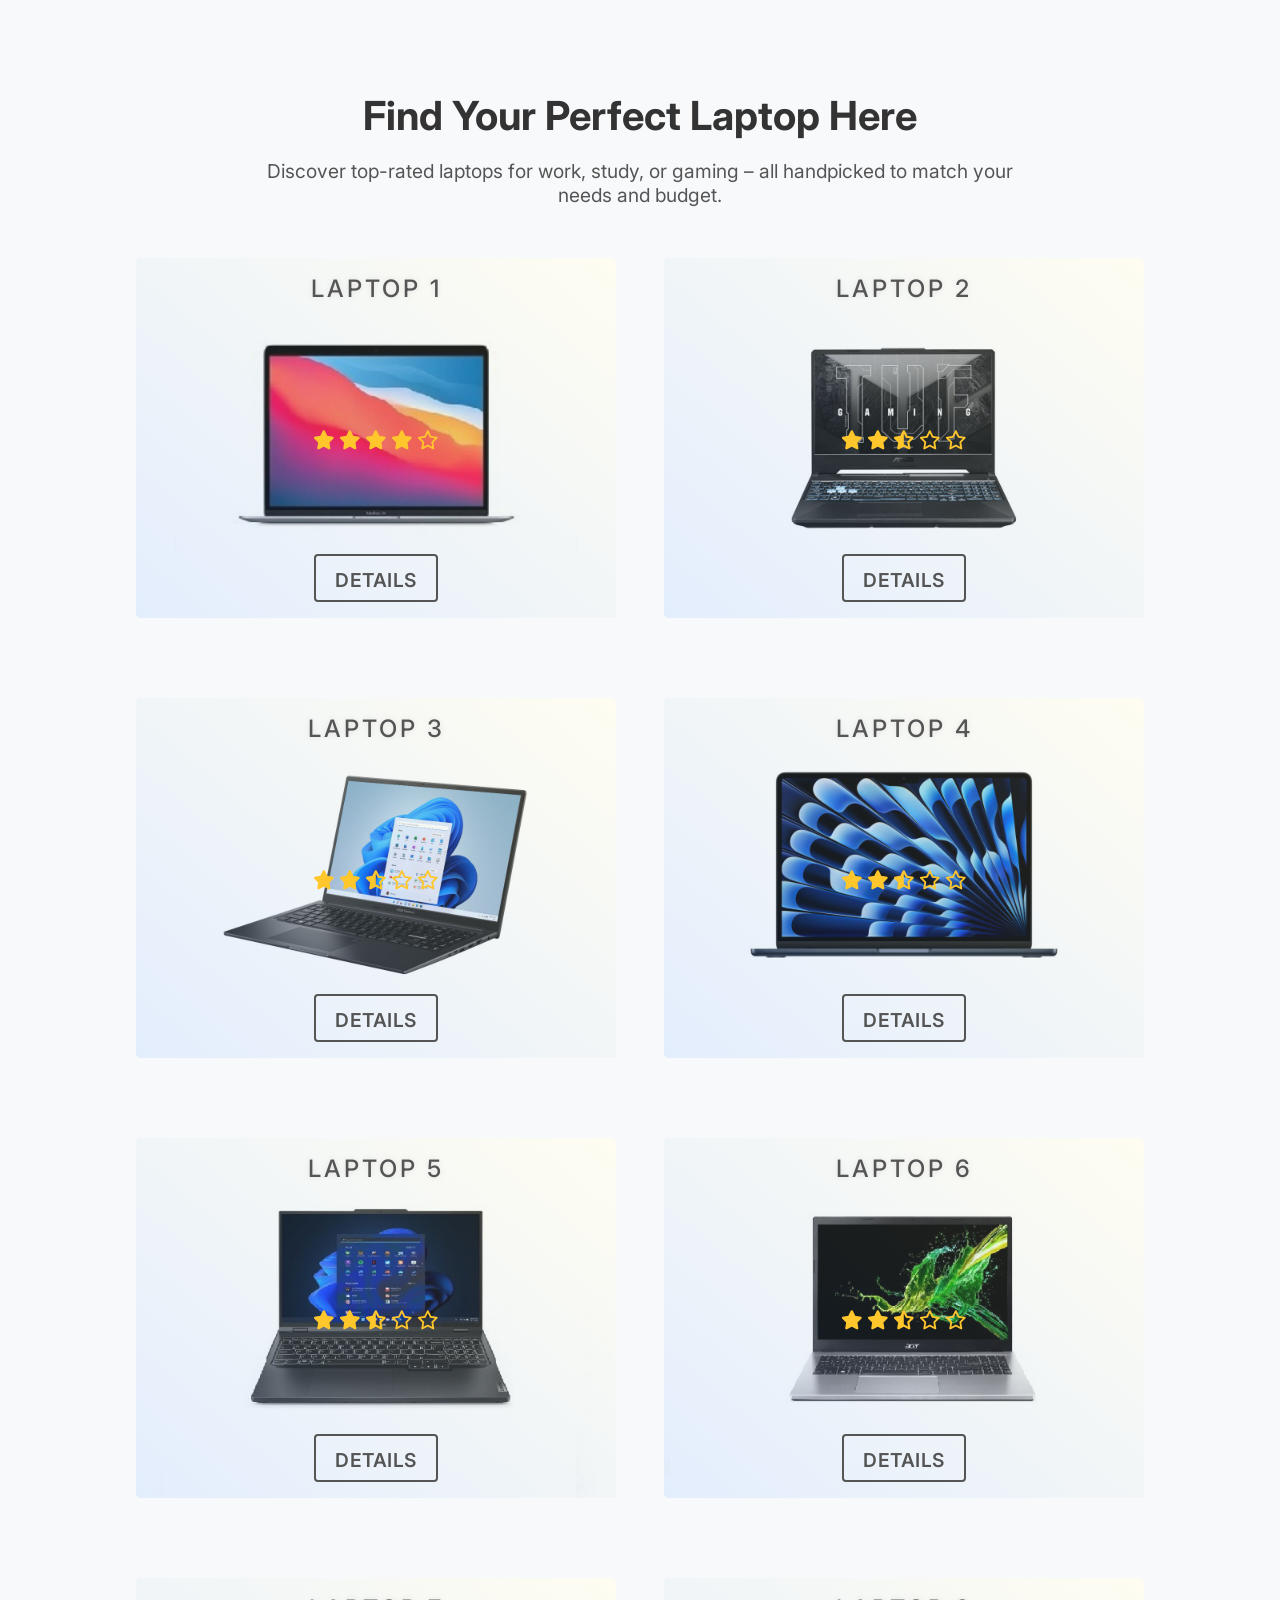
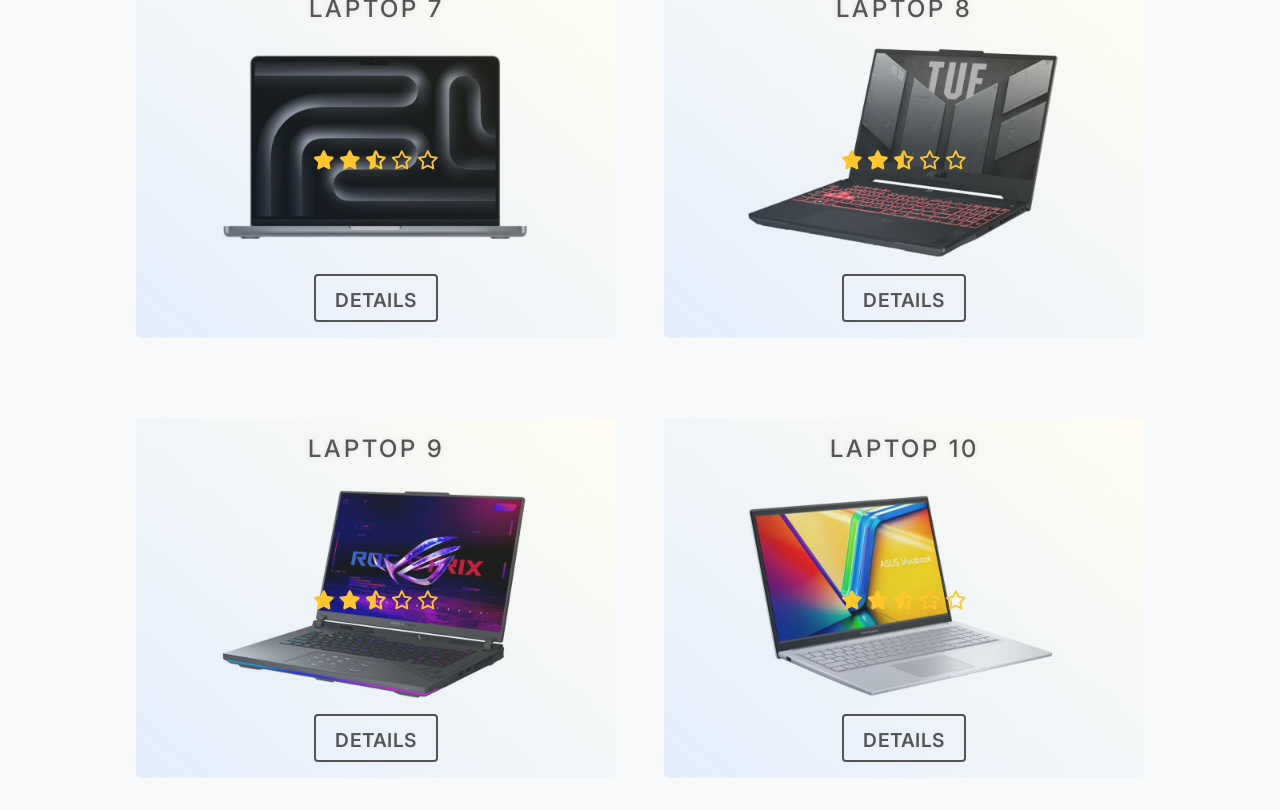
<file: index.html>
<!DOCTYPE html>
<html lang="en">
  <head>
    <meta charset="UTF-8" />
    <meta name="viewport" content="width=device-width, initial-scale=1.0" />
    <title>Task 1 - Laptop Promotion</title>
    <link rel="stylesheet" href="task1.css" />
    <link rel="stylesheet" href="https://cdnjs.cloudflare.com/ajax/libs/font-awesome/6.5.0/css/all.min.css" />
    <link href="https://fonts.googleapis.com/css2?family=Inter:wght@400;600&display=swap" rel="stylesheet" />
  </head>
  <body>
    <header class="main-header">
      <h1>Find Your Perfect Laptop Here</h1>
      <p>Discover top-rated laptops for work, study, or gaming – all handpicked to match your needs and budget.</p>
    </header>

    <div class="wrapper">
      <div class="card">
        <input type="checkbox" id="card1" class="more" />
        <div class="content">
          <div class="front" style="background-image: url('assets/laptop1.jpg')">
            <div class="inner">
              <h2>Laptop 1</h2>
                <div class="rating">
                  <i class="fas fa-star"></i>
                  <i class="fas fa-star"></i>
                  <i class="fas fa-star"></i>
                  <i class="fas fa-star"></i>
                  <i class="far fa-star"></i>
                </div>
                <label for="card1" class="button" aria-hidden="true"> Details </label>
            </div>
          </div>
          <div class="back">
            <div class="inner">
              <div class="product-specs">
                <div class="spec-item">
                  <div class="icon"><i class="fas fa-microchip"></i></div>
                  <div class="value">Intel Core i7</div>
                  <div class="label">Processor</div>
                </div>
                <div class="spec-item">
                  <div class="icon"><i class="fas fa-memory"></i></div>
                  <div class="value">16GB</div>
                  <div class="label">RAM</div>
                </div>
                <div class="spec-item">
                  <div class="icon"><i class="fas fa-hdd"></i></div>
                  <div class="value">512GB SSD</div>
                  <div class="label">Storage</div>
                </div>
                <div class="spec-item">
                  <div class="icon"><i class="fas fa-laptop"></i></div>
                  <div class="value">14" FHD</div>
                  <div class="label">Display</div>
                </div>
                <div class="spec-item">
                  <div class="icon"><i class="fab fa-windows"></i></div>
                  <div class="value">Windows 11</div>
                  <div class="label">OS</div>
                </div>
                <div class="spec-item">
                  <div class="icon"><i class="fas fa-weight-hanging"></i></div>
                  <div class="value">1.4 kg</div>
                  <div class="label">Weight</div>
                </div>
              </div>
              <div class="description">
                <p>Powerful and portable, ideal for work and entertainment, featuring a stunning display and long-lasting battery life.</p>
              </div>
              <div class="price-action">
                <div class="price">
                  <i class="fas fa-money-bill"></i> $899
                </div>
                <button class="cta-buy">Add to Cart</button>
              </div>
              <label for="card1" class="button return" aria-hidden="true">
                <i class="fas fa-arrow-left"></i>
              </label>
            </div>
          </div>
        </div>
      </div>

      <div class="card">
        <input type="checkbox" id="card2" class="more" />
        <div class="content">
          <div class="front" style="background-image: url('assets/laptop2.jpg')">
            <div class="inner">
              <h2>Laptop 2</h2>
              <div class="rating">
                <i class="fas fa-star"></i>
                <i class="fas fa-star"></i>
                <i class="fas fa-star-half-alt"></i>
                <i class="far fa-star"></i>
                <i class="far fa-star"></i>
              </div>
              <label for="card2" class="button" aria-hidden="true"> Details </label>
            </div>
          </div>
          <div class="back">
            <div class="inner">
              <div class="product-specs">
                <div class="spec-item">
                  <div class="icon"><i class="fas fa-microchip"></i></div>
                  <div class="value">Intel Core i5</div>
                  <div class="label">Processor</div>
                </div>
                <div class="spec-item">
                  <div class="icon"><i class="fas fa-memory"></i></div>
                  <div class="value">8GB</div>
                  <div class="label">RAM</div>
                </div>
                <div class="spec-item">
                  <div class="icon"><i class="fas fa-hdd"></i></div>
                  <div class="value">256GB SSD</div>
                  <div class="label">Storage</div>
                </div>
                <div class="spec-item">
                  <div class="icon"><i class="fas fa-laptop"></i></div>
                  <div class="value">13.3" HD</div>
                  <div class="label">Display</div>
                </div>
                <div class="spec-item">
                  <div class="icon"><i class="fab fa-windows"></i></div>
                  <div class="value">Windows 10</div>
                  <div class="label">OS</div>
                </div>
                <div class="spec-item">
                  <div class="icon"><i class="fas fa-weight-hanging"></i></div>
                  <div class="value">1.6 kg</div>
                  <div class="label">Weight</div>
                </div>
              </div>
              <div class="description">
                <p>Affordable and reliable laptop for everyday tasks and Browse.</p>
              </div>
              <div class="price-action">
                <div class="price">
                  <i class="fas fa-money-bill"></i> $649
                </div>
                <button class="cta-buy">Add to Cart</button>
              </div>
              <label for="card2" class="button return" aria-hidden="true">
                <i class="fas fa-arrow-left"></i>
              </label>
            </div>
          </div>
        </div>
      </div>

      <div class="card">
        <input type="checkbox" id="card3" class="more" />
        <div class="content">
          <div class="front" style="background-image: url('assets/laptop3.jpg')">
            <div class="inner">
              <h2>Laptop 3</h2>
              <div class="rating">
                <i class="fas fa-star"></i>
                <i class="fas fa-star"></i>
                <i class="fas fa-star-half-alt"></i>
                <i class="far fa-star"></i>
                <i class="far fa-star"></i>
              </div>
              <label for="card3" class="button" aria-hidden="true"> Details </label>
            </div>
          </div>
          <div class="back">
            <div class="inner">
              <div class="product-specs">
                <div class="spec-item">
                  <div class="icon"><i class="fas fa-microchip"></i></div>
                  <div class="value">AMD Ryzen 5</div>
                  <div class="label">Processor</div>
                </div>
                <div class="spec-item">
                  <div class="icon"><i class="fas fa-memory"></i></div>
                  <div class="value">8GB</div>
                  <div class="label">RAM</div>
                </div>
                <div class="spec-item">
                  <div class="icon"><i class="fas fa-hdd"></i></div>
                  <div class="value">256GB SSD</div>
                  <div class="label">Storage</div>
                </div>
                <div class="spec-item">
                  <div class="icon"><i class="fas fa-laptop"></i></div>
                  <div class="value">15.6" FHD</div>
                  <div class="label">Display</div>
                </div>
                <div class="spec-item">
                  <div class="icon"><i class="fab fa-windows"></i></div>
                  <div class="value">Windows 11</div>
                  <div class="label">OS</div>
                </div>
                <div class="spec-item">
                  <div class="icon"><i class="fas fa-weight-hanging"></i></div>
                  <div class="value">1.8 kg</div>
                  <div class="label">Weight</div>
                </div>
              </div>
              <div class="description">
                <p>Sleek design with fast performance for multitasking and creative work.</p>
              </div>
              <div class="price-action">
                <div class="price">
                  <i class="fas fa-money-bill"></i> $729
                </div>
                <button class="cta-buy">Add to Cart</button>
              </div>
              <label for="card3" class="button return" aria-hidden="true">
                <i class="fas fa-arrow-left"></i>
              </label>
            </div>
          </div>
        </div>
      </div>

      <div class="card">
        <input type="checkbox" id="card4" class="more" />
        <div class="content">
          <div class="front" style="background-image: url('assets/laptop4.jpg')">
            <div class="inner">
              <h2>Laptop 4</h2>
              <div class="rating">
                <i class="fas fa-star"></i>
                <i class="fas fa-star"></i>
                <i class="fas fa-star-half-alt"></i>
                <i class="far fa-star"></i>
                <i class="far fa-star"></i>
              </div>
              <label for="card4" class="button" aria-hidden="true"> Details </label>
            </div>
          </div>
          <div class="back">
            <div class="inner">
              <div class="product-specs">
                <div class="spec-item">
                  <div class="icon"><i class="fas fa-microchip"></i></div>
                  <div class="value">Intel Core i3</div>
                  <div class="label">Processor</div>
                </div>
                <div class="spec-item">
                  <div class="icon"><i class="fas fa-memory"></i></div>
                  <div class="value">8GB</div>
                  <div class="label">RAM</div>
                </div>
                <div class="spec-item">
                  <div class="icon"><i class="fas fa-hdd"></i></div>
                  <div class="value">256GB SSD</div>
                  <div class="label">Storage</div>
                </div>
                <div class="spec-item">
                  <div class="icon"><i class="fas fa-laptop"></i></div>
                  <div class="value">13.3" HD</div>
                  <div class="label">Display</div>
                </div>
                <div class="spec-item">
                  <div class="icon"><i class="fab fa-windows"></i></div>
                  <div class="value">Windows 10 S</div>
                  <div class="label">OS</div>
                </div>
                <div class="spec-item">
                  <div class="icon"><i class="fas fa-weight-hanging"></i></div>
                  <div class="value">1.3 kg</div>
                  <div class="label">Weight</div>
                </div>
              </div>
              <div class="description">
                <p>Optimized for students and remote work with solid battery life.</p>
              </div>
              <div class="price-action">
                <div class="price">
                  <i class="fas fa-money-bill"></i> $599
                </div>
                <button class="cta-buy">Add to Cart</button>
              </div>
              <label for="card4" class="button return" aria-hidden="true">
                <i class="fas fa-arrow-left"></i>
              </label>
            </div>
          </div>
        </div>
      </div>

      <div class="card">
        <input type="checkbox" id="card5" class="more" />
        <div class="content">
          <div class="front" style="background-image: url('assets/laptop5.jpg')">
            <div class="inner">
              <h2>Laptop 5</h2>
              <div class="rating">
                <i class="fas fa-star"></i>
                <i class="fas fa-star"></i>
                <i class="fas fa-star-half-alt"></i>
                <i class="far fa-star"></i>
                <i class="far fa-star"></i>
              </div>
              <label for="card5" class="button" aria-hidden="true"> Details </label>
            </div>
          </div>
          <div class="back">
            <div class="inner">
              <div class="product-specs">
                <div class="spec-item">
                  <div class="icon"><i class="fas fa-microchip"></i></div>
                  <div class="value">Intel Core i5</div>
                  <div class="label">Processor</div>
                </div>
                <div class="spec-item">
                  <div class="icon"><i class="fas fa-memory"></i></div>
                  <div class="value">8GB</div>
                  <div class="label">RAM</div>
                </div>
                <div class="spec-item">
                  <div class="icon"><i class="fas fa-hdd"></i></div>
                  <div class="value">256GB SSD</div>
                  <div class="label">Storage</div>
                </div>
                <div class="spec-item">
                  <div class="icon"><i class="fas fa-laptop"></i></div>
                  <div class="value">13" QHD</div>
                  <div class="label">Display</div>
                </div>
                <div class="spec-item">
                  <div class="icon"><i class="fab fa-windows"></i></div>
                  <div class="value">Windows 11</div>
                  <div class="label">OS</div>
                </div>
                <div class="spec-item">
                  <div class="icon"><i class="fas fa-weight-hanging"></i></div>
                  <div class="value">1.1 kg</div>
                  <div class="label">Weight</div>
                </div>
              </div>
              <div class="description">
                <p>Lightweight ultrabook with excellent display and productivity tools.</p>
              </div>
              <div class="price-action">
                <div class="price">
                  <i class="fas fa-money-bill"></i> $949
                </div>
                <button class="cta-buy">Add to Cart</button>
              </div>
              <label for="card5" class="button return" aria-hidden="true">
                <i class="fas fa-arrow-left"></i>
              </label>
            </div>
          </div>
        </div>
      </div>

      <div class="card">
        <input type="checkbox" id="card6" class="more" />
        <div class="content">
          <div class="front" style="background-image: url('assets/laptop6.jpg')">
            <div class="inner">
              <h2>Laptop 6</h2>
              <div class="rating">
                <i class="fas fa-star"></i>
                <i class="fas fa-star"></i>
                <i class="fas fa-star-half-alt"></i>
                <i class="far fa-star"></i>
                <i class="far fa-star"></i>
              </div>
              <label for="card6" class="button" aria-hidden="true"> Details </label>
            </div>
          </div>
          <div class="back">
            <div class="inner">
              <div class="product-specs">
                <div class="spec-item">
                  <div class="icon"><i class="fas fa-microchip"></i></div>
                  <div class="value">Intel Core i7</div>
                  <div class="label">Processor</div>
                </div>
                <div class="spec-item">
                  <div class="icon"><i class="fas fa-memory"></i></div>
                  <div class="value">16GB</div>
                  <div class="label">RAM</div>
                </div>
                <div class="spec-item">
                  <div class="icon"><i class="fas fa-hdd"></i></div>
                  <div class="value">1TB SSD</div>
                  <div class="label">Storage</div>
                </div>
                <div class="spec-item">
                  <div class="icon"><i class="fas fa-laptop"></i></div>
                  <div class="value">15.6" FHD 144Hz</div>
                  <div class="label">Display</div>
                </div>
                <div class="spec-item">
                  <div class="icon"><i class="fab fa-windows"></i></div>
                  <div class="value">Windows 11</div>
                  <div class="label">OS</div>
                </div>
                <div class="spec-item">
                  <div class="icon"><i class="fas fa-weight-hanging"></i></div>
                  <div class="value">2.2 kg</div>
                  <div class="label">Weight</div>
                </div>
              </div>
              <div class="description">
                <p>Gaming-ready device with dedicated GPU and enhanced cooling system.</p>
              </div>
              <div class="price-action">
                <div class="price">
                  <i class="fas fa-money-bill"></i> $1299
                </div>
                <button class="cta-buy">Add to Cart</button>
              </div>
              <label for="card6" class="button return" aria-hidden="true">
                <i class="fas fa-arrow-left"></i>
              </label>
            </div>
          </div>
        </div>
      </div>

      <div class="card">
        <input type="checkbox" id="card7" class="more" />
        <div class="content">
          <div class="front" style="background-image: url('assets/laptop7.jpg')">
            <div class="inner">
              <h2>Laptop 7</h2>
              <div class="rating">
                <i class="fas fa-star"></i>
                <i class="fas fa-star"></i>
                <i class="fas fa-star-half-alt"></i>
                <i class="far fa-star"></i>
                <i class="far fa-star"></i>
              </div>
              <label for="card7" class="button" aria-hidden="true"> Details </label>
            </div>
          </div>
          <div class="back">
            <div class="inner">
              <div class="product-specs">
                <div class="spec-item">
                  <div class="icon"><i class="fas fa-microchip"></i></div>
                  <div class="value">Apple M1</div>
                  <div class="label">Processor</div>
                </div>
                <div class="spec-item">
                  <div class="icon"><i class="fas fa-memory"></i></div>
                  <div class="value">8GB</div>
                  <div class="label">RAM</div>
                </div>
                <div class="spec-item">
                  <div class="icon"><i class="fas fa-hdd"></i></div>
                  <div class="value">256GB SSD</div>
                  <div class="label">Storage</div>
                </div>
                <div class="spec-item">
                  <div class="icon"><i class="fas fa-laptop"></i></div>
                  <div class="value">13.3" Retina</div>
                  <div class="label">Display</div>
                </div>
                <div class="spec-item">
                  <div class="icon"><i class="fab fa-apple"></i></div>
                  <div class="value">macOS</div>
                  <div class="label">OS</div>
                </div>
                <div class="spec-item">
                  <div class="icon"><i class="fas fa-weight-hanging"></i></div>
                  <div class="value">1.2 kg</div>
                  <div class="label">Weight</div>
                </div>
              </div>
              <div class="description">
                <p>Perfect balance of performance and portability for professionals.</p>
              </div>
              <div class="price-action">
                <div class="price">
                  <i class="fas fa-money-bill"></i> $1199
                </div>
                <button class="cta-buy">Add to Cart</button>
              </div>
              <label for="card7" class="button return" aria-hidden="true">
                <i class="fas fa-arrow-left"></i>
              </label>
            </div>
          </div>
        </div>
      </div>

      <div class="card">
        <input type="checkbox" id="card8" class="more" />
        <div class="content">
          <div class="front" style="background-image: url('assets/laptop8.jpg')">
            <div class="inner">
              <h2>Laptop 8</h2>
              <div class="rating">
                <i class="fas fa-star"></i>
                <i class="fas fa-star"></i>
                <i class="fas fa-star-half-alt"></i>
                <i class="far fa-star"></i>
                <i class="far fa-star"></i>
              </div>
              <label for="card8" class="button" aria-hidden="true"> Details </label>
            </div>
          </div>
          <div class="back">
            <div class="inner">
              <div class="product-specs">
                <div class="spec-item">
                  <div class="icon"><i class="fas fa-microchip"></i></div>
                  <div class="value">Intel Core i5</div>
                  <div class="label">Processor</div>
                </div>
                <div class="spec-item">
                  <div class="icon"><i class="fas fa-memory"></i></div>
                  <div class="value">8GB</div>
                  <div class="label">RAM</div>
                </div>
                <div class="spec-item">
                  <div class="icon"><i class="fas fa-hdd"></i></div>
                  <div class="value">256GB SSD</div>
                  <div class="label">Storage</div>
                </div>
                <div class="spec-item">
                  <div class="icon"><i class="fas fa-laptop"></i></div>
                  <div class="value">13.3" FHD Touch</div>
                  <div class="label">Display</div>
                </div>
                <div class="spec-item">
                  <div class="icon"><i class="fab fa-windows"></i></div>
                  <div class="value">Windows 11</div>
                  <div class="label">OS</div>
                </div>
                <div class="spec-item">
                  <div class="icon"><i class="fas fa-weight-hanging"></i></div>
                  <div class="value">1.5 kg</div>
                  <div class="label">Weight</div>
                </div>
              </div>
              <div class="description">
                <p>Versatile 2-in-1 laptop with touchscreen and stylus support.</p>
              </div>
              <div class="price-action">
                <div class="price">
                  <i class="fas fa-money-bill"></i> $850
                </div>
                <button class="cta-buy">Add to Cart</button>
              </div>
              <label for="card8" class="button return" aria-hidden="true">
                <i class="fas fa-arrow-left"></i>
              </label>
            </div>
          </div>
        </div>
      </div>

      <div class="card">
        <input type="checkbox" id="card9" class="more" />
        <div class="content">
          <div class="front" style="background-image: url('assets/laptop9.jpg')">
            <div class="inner">
              <h2>Laptop 9</h2>
              <div class="rating">
                <i class="fas fa-star"></i>
                <i class="fas fa-star"></i>
                <i class="fas fa-star-half-alt"></i>
                <i class="far fa-star"></i>
                <i class="far fa-star"></i>
              </div>
              <label for="card9" class="button" aria-hidden="true"> Details </label>
            </div>
          </div>
          <div class="back">
            <div class="inner">
              <div class="product-specs">
                <div class="spec-item">
                  <div class="icon"><i class="fas fa-microchip"></i></div>
                  <div class="value">Intel Celeron</div>
                  <div class="label">Processor</div>
                </div>
                <div class="spec-item">
                  <div class="icon"><i class="fas fa-memory"></i></div>
                  <div class="value">4GB</div>
                  <div class="label">RAM</div>
                </div>
                <div class="spec-item">
                  <div class="icon"><i class="fas fa-hdd"></i></div>
                  <div class="value">64GB eMMC</div>
                  <div class="label">Storage</div>
                </div>
                <div class="spec-item">
                  <div class="icon"><i class="fas fa-laptop"></i></div>
                  <div class="value">11.6" HD</div>
                  <div class="label">Display</div>
                </div>
                <div class="spec-item">
                  <div class="icon"><i class="fab fa-chrome"></i></div>
                  <div class="value">Chrome OS</div>
                  <div class="label">OS</div>
                </div>
                <div class="spec-item">
                  <div class="icon"><i class="fas fa-weight-hanging"></i></div>
                  <div class="value">1.1 kg</div>
                  <div class="label">Weight</div>
                </div>
              </div>
              <div class="description">
                <p>Budget-friendly option for basic computing needs and media consumption.</p>
              </div>
              <div class="price-action">
                <div class="price">
                  <i class="fas fa-money-bill"></i> $349
                </div>
                <button class="cta-buy">Add to Cart</button>
              </div>
              <label for="card9" class="button return" aria-hidden="true">
                <i class="fas fa-arrow-left"></i>
              </label>
            </div>
          </div>
        </div>
      </div>

      <div class="card">
        <input type="checkbox" id="card10" class="more" />
        <div class="content">
          <div class="front" style="background-image: url('assets/laptop10.jpg')">
            <div class="inner">
              <h2>Laptop 10</h2>
              <div class="rating">
                <i class="fas fa-star"></i>
                <i class="fas fa-star"></i>
                <i class="fas fa-star-half-alt"></i>
                <i class="far fa-star"></i>
                <i class="far fa-star"></i>
              </div>
              <label for="card10" class="button" aria-hidden="true"> Details </label>
            </div>
          </div>
          <div class="back">
            <div class="inner">
              <div class="product-specs">
                <div class="spec-item">
                  <div class="icon"><i class="fas fa-microchip"></i></div>
                  <div class="value">Intel Core i9</div>
                  <div class="label">Processor</div>
                </div>
                <div class="spec-item">
                  <div class="icon"><i class="fas fa-memory"></i></div>
                  <div class="value">32GB</div>
                  <div class="label">RAM</div>
                </div>
                <div class="spec-item">
                  <div class="icon"><i class="fas fa-hdd"></i></div>
                  <div class="value">2TB SSD</div>
                  <div class="label">Storage</div>
                </div>
                <div class="spec-item">
                  <div class="icon"><i class="fas fa-laptop"></i></div>
                  <div class="value">17" 4K UHD</div>
                  <div class="label">Display</div>
                </div>
                <div class="spec-item">
                  <div class="icon"><i class="fab fa-windows"></i></div>
                  <div class="value">Windows 11 Pro</div>
                  <div class="label">OS</div>
                </div>
                <div class="spec-item">
                  <div class="icon"><i class="fas fa-weight-hanging"></i></div>
                  <div class="value">2.8 kg</div>
                  <div class="label">Weight</div>
                </div>
              </div>
              <div class="description">
                <p>Premium model with ultra-high resolution display and powerful internals.</p>
              </div>
              <div class="price-action">
                <div class="price">
                  <i class="fas fa-money-bill"></i> $1999
                </div>
                <button class="cta-buy">Add to Cart</button>
              </div>
              <label for="card10" class="button return" aria-hidden="true">
                <i class="fas fa-arrow-left"></i>
              </label>
            </div>
          </div>
        </div>
      </div>
    </div>
  </body>
</html>
</file>
<file: task1.css>
.main-header {
  text-align: center;
  margin: 2rem auto;
  max-width: 800px;
  padding: 0 1rem;
}

.main-header h1 {
  font-size: 2.5rem;
  font-weight: 700;
  margin-bottom: 1rem;
  color: #333;
}

.main-header p {
  font-size: 1.2rem;
  color: #555;
  font-weight: 400;
}

* {
  box-sizing: border-box;
}

body {
  margin: 0;
  display: flex;
  flex-direction: column;
  align-items: center;
  justify-content: start;
  min-height: 100vh;
  padding-top: 2rem;
  font-family: "Inter", sans-serif; 
  background: #f8f9fb;
}

.wrapper {
  display: grid;
  grid-template-columns: repeat(2, 1fr);
  gap: 3rem;
  padding: 0 6rem;
  width: 100%;
  max-width: 1200px;
  justify-content: center;
}


.card {
  height: 360px; 
  perspective: 1500px;
  margin-bottom: 2rem;
}

.card .content {
  position: relative;
  width: 100%;
  height: 100%;
  transform-style: preserve-3d;
  transition: transform 0.8s cubic-bezier(0.75, 0, 0.85, 1);
}

.more {
  display: none;
}

.more:checked ~ .content {
  transform: rotateY(180deg); 
}

.front,
.back {
  position: absolute;
  top: 0;
  left: 0;
  width: 100%;
  height: 100%;
  backface-visibility: hidden; 
  transform-style: preserve-3d;
  border-radius: 6px;
  display: flex;
  flex-direction: column;
  justify-content: center;
  align-items: center;
}

.front {
  background-color: #fff;
  background-size: cover;
  background-position: center center;
}

.front:after {
  content: "";
  position: absolute;
  top: 0;
  left: 0;
  width: 100%;
  height: 100%;
  display: block;
  border-radius: 5px;
  backface-visibility: hidden;
  background: linear-gradient(40deg, rgba(67, 138, 243, 0.15), rgba(255, 242, 166, 0.15)); /* Overlay */
}

.front .inner {
  position: relative;
  display: flex;
  flex-direction: column;
  justify-content: flex-end;
  align-items: center;
  height: 100%;
  width: 100%;
  padding: 1rem;
  z-index: 1; 
}

.front .inner h2 {
  position: absolute;
  top: 1rem;
  left: 50%;
  transform: translateX(-50%);
  margin: 0;
  z-index: 2;
  text-align: center;
  margin-bottom: 0.3em;
  text-transform: uppercase;
  letter-spacing: 3px;
  color: #555;
  font-weight: 500;
  text-shadow: 0 0 6px rgba(0, 0, 0, 0.1);
}

.front .inner .rating,
.front .inner .button {
  font-size: 1.2em;
  display: flex;
  gap: 0.2em;
  z-index: 2;
  margin-top: 6.5rem;
}


.front .rating i {
  color: #FFC72C !important; 
  animation: starGlow 3s ease-in-out infinite; 
  opacity: 1;
}

@keyframes starGlow {
  0%, 10% {
    color: white;
    transform: scale(0.8);
    opacity: 0.5;
  }
  50% {
    color: white;
    transform: scale(1);
    opacity: 1;
  }
  100% {
    color: white;
    transform: scale(1);
    opacity: 1;
  }
}

.back {
  transform: rotateY(180deg); 
  background-color: #e7f0f3;
  border: 2px solid rgb(230, 230, 230);
  padding: 1rem; 
  border-radius: 6px;
  flex-direction: column;
  justify-content: space-between;
  align-items: center;
  text-align: center;
  overflow-y: auto; 
  scrollbar-width: thin; 
  scrollbar-color: #7b7b7b #C8C8C8; 
}

.back .inner {
  display: flex;
  flex-direction: column;
  justify-content: flex-start; 
  gap: 0.7rem; 
  height: 100%;
  width: 100%;
  box-sizing: border-box;
}

.product-specs {
  display: grid;
  grid-template-columns: repeat(2, 1fr);
  gap: 0.4rem; 
  width: 100%;
  margin-bottom: 0.5rem; 
}

.spec-item {
  display: flex;
  flex-direction: column;
  align-items: center;
  gap: 0.1rem; 
  background-color: #ffffff;
  padding: 0.5rem 0.3rem; 
  border-radius: 5px;
  box-shadow: 0 1px 3px rgba(0, 0, 0, 0.05);
  min-width: unset; 
}

.spec-item .icon {
  font-size: 1em;
  color: #438af3;
}

.spec-item .value {
  font-size: 0.85em; 
  font-weight: 700;
  color: #333;
  line-height: 1.1; 
}

.spec-item .label {
  font-size: 0.65em; 
  color: #777;
  text-transform: uppercase;
  letter-spacing: 0.2px;
  line-height: 1.1;
}

.description {
  font-size: 0.85em;
  line-height: 1.3em; 
  color: #444;
  text-align: center;
  padding: 0 0.3rem; 
  margin-bottom: 0.5rem;
}

.price-action {
  display: flex;
  flex-direction: column;
  align-items: center;
  gap: 0.6rem; 
  width: 100%;
  margin-top: auto; 
}

.price {
  font-weight: 700;
  color: #2a9d8f;
  font-size: 1.2em; 
  display: flex;
  align-items: center;
  gap: 0.2em;
}

.price i {
  color: #2a9d8f;
}

.cta-buy {
  background-color: #2a9d8f;
  color: white;
  padding: 0.6em 1.5em;
  border: none;
  border-radius: 6px; 
  font-weight: bold;
  cursor: pointer;
  transition: background 0.3s ease, transform 0.2s ease;
  width: 90%; 
  max-width: 180px;
}

.cta-buy:hover {
  background-color: #21867a;
  transform: translateY(-2px); 
}


.button {
  text-transform: uppercase;
  letter-spacing: 0.5px; 
  font-weight: 600;
  cursor: pointer;
  display: block;
  padding: 0 1em; 
  height: 2.5em; 
  line-height: 2.5em; 
  min-width: 2.5em; 
  background-color: transparent;
  border: solid 2px #555;
  color: #555;
  border-radius: 4px;
  text-align: center;
  transition: 0.3s ease-in-out;
  font-size: 0.9em; 
}

.button:hover {
  background-color: #E6E6FA;
  color: #555;
}

.button.return {
  margin-top: 0.7rem; 
  border-color: #696969;
  color: #696969;
}

.button.return:hover {
  background-color: #696969;
  color: white;
  border-color: #E1EBEE;
}

::-webkit-scrollbar {
  width: 5px;
}

::-webkit-scrollbar-track {
  background: #C8C8C8;
}

::-webkit-scrollbar-thumb {
  background: #7b7b7b;
}

::-webkit-scrollbar-thumb:hover {
  background: #484848;
}


@media (max-width: 768px) {
  .wrapper {
    grid-template-columns: 1fr; 
    padding: 0 2rem;
    gap: 2rem;
  }
  .card {
    height: auto; 
    min-height: 360px;
  }
  .back {
    padding: 0.8rem; 
  }
  .product-specs {
    grid-template-columns: repeat(2, 1fr); 
    gap: 0.3rem;
  }
  .spec-item {
    padding: 0.4rem 0.2rem;
  }
  .spec-item .value {
    font-size: 0.8em;
  }
  .spec-item .label {
    font-size: 0.6em;
  }
  .description {
    font-size: 0.8em;
    line-height: 1.2em;
  }
  .price {
    font-size: 1.1em;
  }
  .cta-buy {
    padding: 0.5em 1em;
    width: 95%;
    max-width: 150px;
  }
  .button.return {
    margin-top: 0.5rem;
  }
}
</file>
